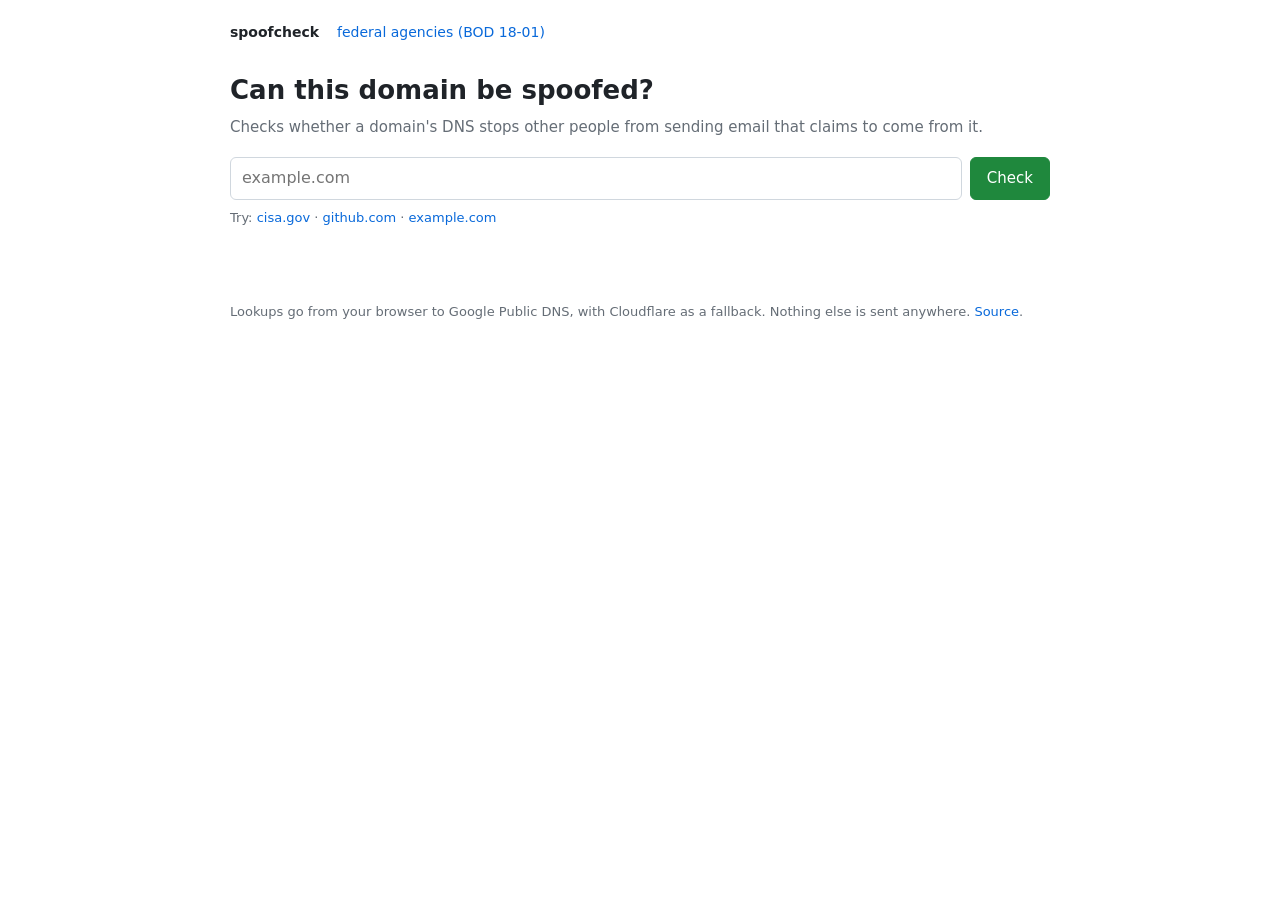
<file: index.html>
<!DOCTYPE html>
<html lang="en">
<head>
<meta charset="utf-8">
<meta name="viewport" content="width=device-width, initial-scale=1">
<title>spoofcheck</title>
<link rel="stylesheet" href="style.css">
</head>
<body>
<main>
  <nav><b>spoofcheck</b> <a href="federal.html">federal agencies (BOD 18-01)</a></nav>

  <h1>Can this domain be spoofed?</h1>
  <p class="lead">Checks whether a domain's DNS stops other people from sending email that claims to come from it.</p>

  <form id="form" autocomplete="off">
    <input id="domain" type="text" placeholder="example.com" spellcheck="false" autocapitalize="off" required>
    <button type="submit">Check</button>
  </form>
  <p class="examples">Try: <a href="?d=cisa.gov">cisa.gov</a> · <a href="?d=github.com">github.com</a> · <a href="?d=example.com">example.com</a></p>

  <p id="status"></p>

  <section id="result" hidden>
    <div id="verdict"></div>
    <table class="checks">
      <tbody id="rows"></tbody>
    </table>
    <details>
      <summary>How this works</summary>
      <p><b>SPF</b> lists the servers allowed to send mail for a domain. It's checked against the
      envelope sender, an address recipients never see, so on its own it doesn't stop a forged From line.</p>
      <p><b>DKIM</b> signs each message so receivers can tell it came from the domain unaltered.</p>
      <p><b>DMARC</b> ties the two to the visible From address and tells receivers what to do when
      neither lines up: nothing (<code>p=none</code>), send to spam (<code>p=quarantine</code>) or
      refuse (<code>p=reject</code>). That's why the verdict is based mostly on DMARC.</p>
      <p>If a subdomain has no DMARC record of its own, the parent domain's record applies. This page
      guesses the parent with a short built-in list of suffixes rather than the full Public Suffix List.</p>
    </details>
  </section>

  <footer>
    Lookups go from your browser to Google Public DNS, with Cloudflare as a fallback. Nothing else is sent anywhere.
    <a href="https://github.com/appu-019/spoofcheck">Source</a>.
  </footer>
</main>
<script src="js/dns.js"></script>
<script src="js/checks.js"></script>
<script src="js/checker.js"></script>
</body>
</html>
</file>
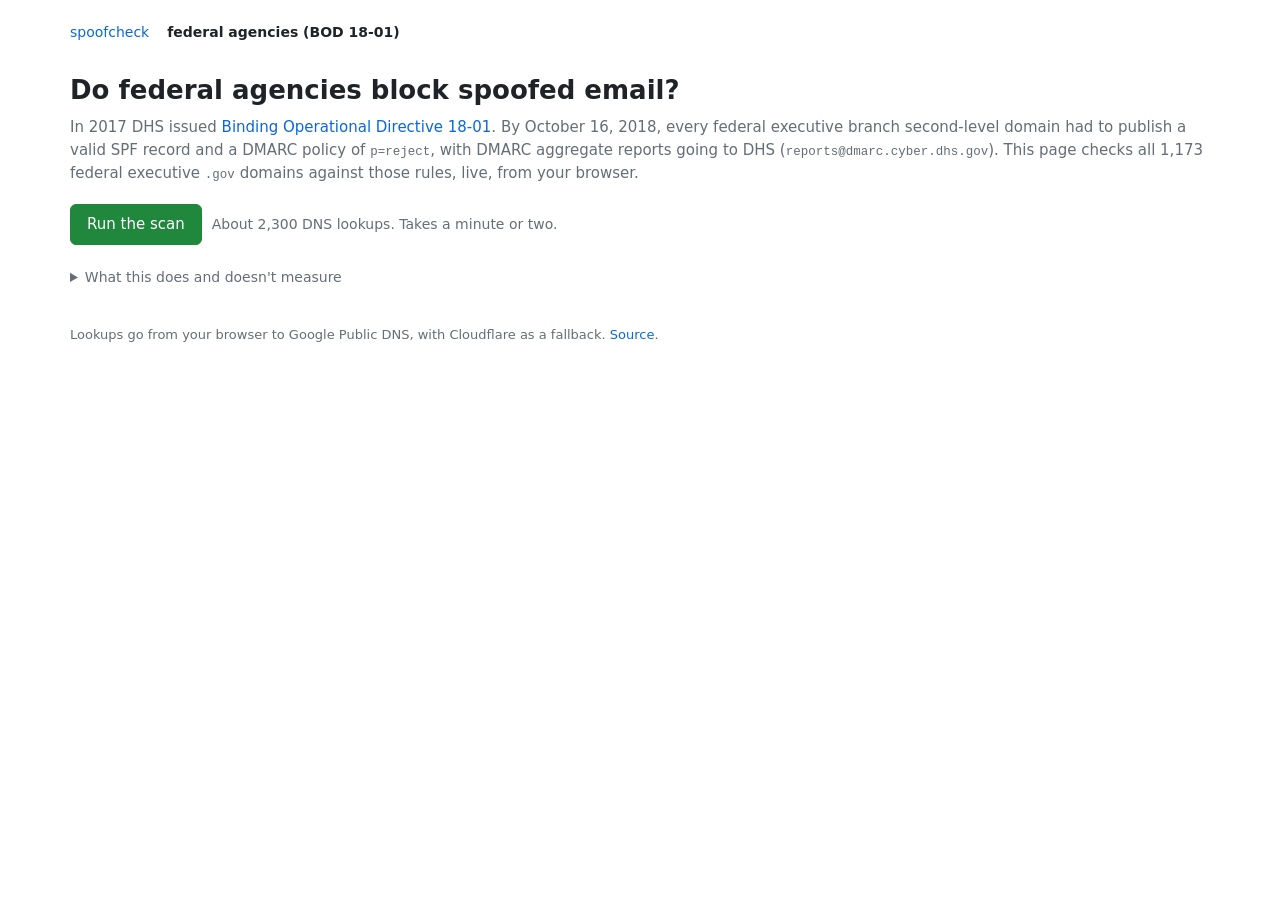
<file: federal.html>
<!DOCTYPE html>
<html lang="en">
<head>
<meta charset="utf-8">
<meta name="viewport" content="width=device-width, initial-scale=1">
<title>spoofcheck: federal agencies and BOD 18-01</title>
<link rel="stylesheet" href="style.css">
</head>
<body>
<main class="wide">
  <nav><a href="index.html">spoofcheck</a> <b>federal agencies (BOD 18-01)</b></nav>

  <h1>Do federal agencies block spoofed email?</h1>
  <p class="lead">
    In 2017 DHS issued <a href="https://www.cisa.gov/binding-operational-directive-18-01">Binding Operational Directive 18-01</a>.
    By October 16, 2018, every federal executive branch second-level domain had to publish a valid SPF record and a DMARC
    policy of <code>p=reject</code>, with DMARC aggregate reports going to DHS (<code>reports@dmarc.cyber.dhs.gov</code>).
    This page checks all <span id="domain-count"></span> federal executive <code>.gov</code> domains against those rules, live, from your browser.
  </p>

  <div class="controls">
    <button id="run">Run the scan</button>
    <button id="export" class="secondary" hidden>Download CSV</button>
    <span id="progress">About 2,300 DNS lookups. Takes a minute or two.</span>
  </div>

  <div id="output" hidden>
    <dl id="summary"></dl>

    <div class="controls">
      <input type="search" id="q" placeholder="filter by domain or agency">
      <select id="category"><option value="">all results</option></select>
      <span id="shown" class="muted"></span>
    </div>

    <div class="table-wrap">
      <table class="results">
        <thead>
          <tr><th>domain</th><th>agency</th><th>result</th><th>DMARC</th><th>pct</th><th>DHS reports</th><th>SPF</th></tr>
        </thead>
        <tbody id="rows"></tbody>
      </table>
    </div>
  </div>

  <details>
    <summary>What this does and doesn't measure</summary>
    <p>Only the parts of BOD 18-01 that are visible in DNS are checked: one valid SPF record, DMARC <code>p=reject</code>
    applied to 100% of mail, and DHS listed in <code>rua</code>. The directive also covers STARTTLS on mail servers and
    HTTPS on websites, which this page doesn't test.</p>
    <p>The domain list comes from CISA's <a href="https://github.com/cisagov/dotgov-data">dotgov-data</a> repository
    (<span id="list-date"></span>). Some of these domains are parked or redirect-only, but the directive applies to them too:
    an unused domain without DMARC is exactly what a phisher wants.</p>
    <p>A "lookup failed" result means both DNS resolvers errored for that domain. Running the scan again usually clears it.</p>
  </details>

  <footer>
    Lookups go from your browser to Google Public DNS, with Cloudflare as a fallback.
    <a href="https://github.com/appu-019/spoofcheck">Source</a>.
  </footer>
</main>
<script src="data/federal-domains.js"></script>
<script src="js/dns.js"></script>
<script src="js/checks.js"></script>
<script src="js/federal.js"></script>
</body>
</html>
</file>
<file: style.css>
:root {
  --text: #1f2328;
  --muted: #656d76;
  --border: #d0d7de;
  --panel: #f6f8fa;
  --link: #0969da;
  --ok: #1a7f37;
  --warn: #9a6700;
  --bad: #cf222e;
}

* { box-sizing: border-box; }

body {
  margin: 0;
  color: var(--text);
  background: #fff;
  font: 15px/1.55 system-ui, -apple-system, "Segoe UI", sans-serif;
}

main { max-width: 860px; margin: 0 auto; padding: 22px 20px 48px; }
main.wide { max-width: 1180px; }

a { color: var(--link); text-decoration: none; }
a:hover { text-decoration: underline; }

nav { display: flex; gap: 18px; align-items: baseline; font-size: 14px; margin-bottom: 26px; }

h1 { font-size: 26px; margin: 0 0 6px; }
h2 { font-size: 17px; margin: 0 0 4px; }
.lead { color: var(--muted); margin: 0 0 18px; }

code, pre { font: 12.5px/1.45 ui-monospace, Consolas, "Liberation Mono", monospace; }

form { display: flex; gap: 8px; }

input[type=text], input[type=search], select {
  font: inherit;
  padding: 8px 11px;
  border: 1px solid var(--border);
  border-radius: 6px;
  background: #fff;
  color: var(--text);
}

#domain { flex: 1; font-size: 16px; }

button {
  font: inherit;
  padding: 8px 16px;
  border: 1px solid #1f883d;
  border-radius: 6px;
  background: #1f883d;
  color: #fff;
  cursor: pointer;
}

button:disabled { opacity: 0.6; cursor: default; }
button.secondary { background: var(--panel); color: var(--text); border-color: var(--border); }

.examples { font-size: 13px; color: var(--muted); margin: 8px 0 0; }
#status { color: var(--muted); min-height: 1.5em; }

.verdict {
  border: 1px solid var(--border);
  border-left-width: 4px;
  border-radius: 6px;
  padding: 12px 16px;
  margin: 8px 0 18px;
}

.verdict p { margin: 0; }
.verdict.ok { border-left-color: var(--ok); }
.verdict.warning { border-left-color: var(--warn); }
.verdict.problem { border-left-color: var(--bad); }

table.checks { width: 100%; border-collapse: collapse; }
table.checks th, table.checks td { text-align: left; vertical-align: top; padding: 10px 8px; border-top: 1px solid var(--border); }
table.checks th { width: 70px; font-weight: 600; }

.state { width: 80px; font-size: 13px; font-weight: 600; }
.state.ok { color: var(--ok); }
.state.warning { color: var(--warn); }
.state.problem { color: var(--bad); }
.state.info { color: var(--muted); }

.muted { color: var(--muted); font-size: 14px; }

pre {
  margin: 6px 0 0;
  padding: 7px 9px;
  background: var(--panel);
  border-radius: 4px;
  white-space: pre-wrap;
  word-break: break-all;
}

details { margin-top: 22px; font-size: 14px; }
details summary { cursor: pointer; color: var(--muted); }
details p { margin: 8px 0; }

footer { margin-top: 36px; font-size: 13px; color: var(--muted); }

/* federal scan */

.controls { display: flex; gap: 10px; align-items: center; flex-wrap: wrap; margin: 16px 0; }
#progress { color: var(--muted); font-size: 14px; font-variant-numeric: tabular-nums; }

#summary {
  display: grid;
  grid-template-columns: repeat(auto-fit, minmax(130px, 1fr));
  border: 1px solid var(--border);
  border-radius: 6px;
  margin: 8px 0 18px;
}

#summary div { padding: 10px 12px; border-left: 1px solid var(--border); }
#summary div:first-child { border-left: none; }
#summary dt { font-size: 12.5px; color: var(--muted); }
#summary dd { margin: 2px 0 0; font-size: 20px; font-weight: 600; font-variant-numeric: tabular-nums; }

.table-wrap { max-height: 640px; overflow: auto; border: 1px solid var(--border); border-radius: 6px; }

table.results { width: 100%; border-collapse: collapse; font-size: 13.5px; }
table.results th {
  position: sticky; top: 0; background: var(--panel);
  text-align: left; font-weight: 600; color: var(--muted);
  padding: 7px 10px; border-bottom: 1px solid var(--border); white-space: nowrap;
}
table.results td { padding: 6px 10px; border-bottom: 1px solid #eaeef2; vertical-align: top; }
table.results td.mono { font-family: ui-monospace, Consolas, monospace; font-size: 12.5px; white-space: nowrap; }

.nowrap { white-space: nowrap; }
.cat-compliant { color: var(--ok); }
.cat-bad { color: var(--bad); }
.cat-warn { color: var(--warn); }

@media (max-width: 640px) {
  table.checks th { width: auto; }
  .state { width: auto; }
}
</file>
